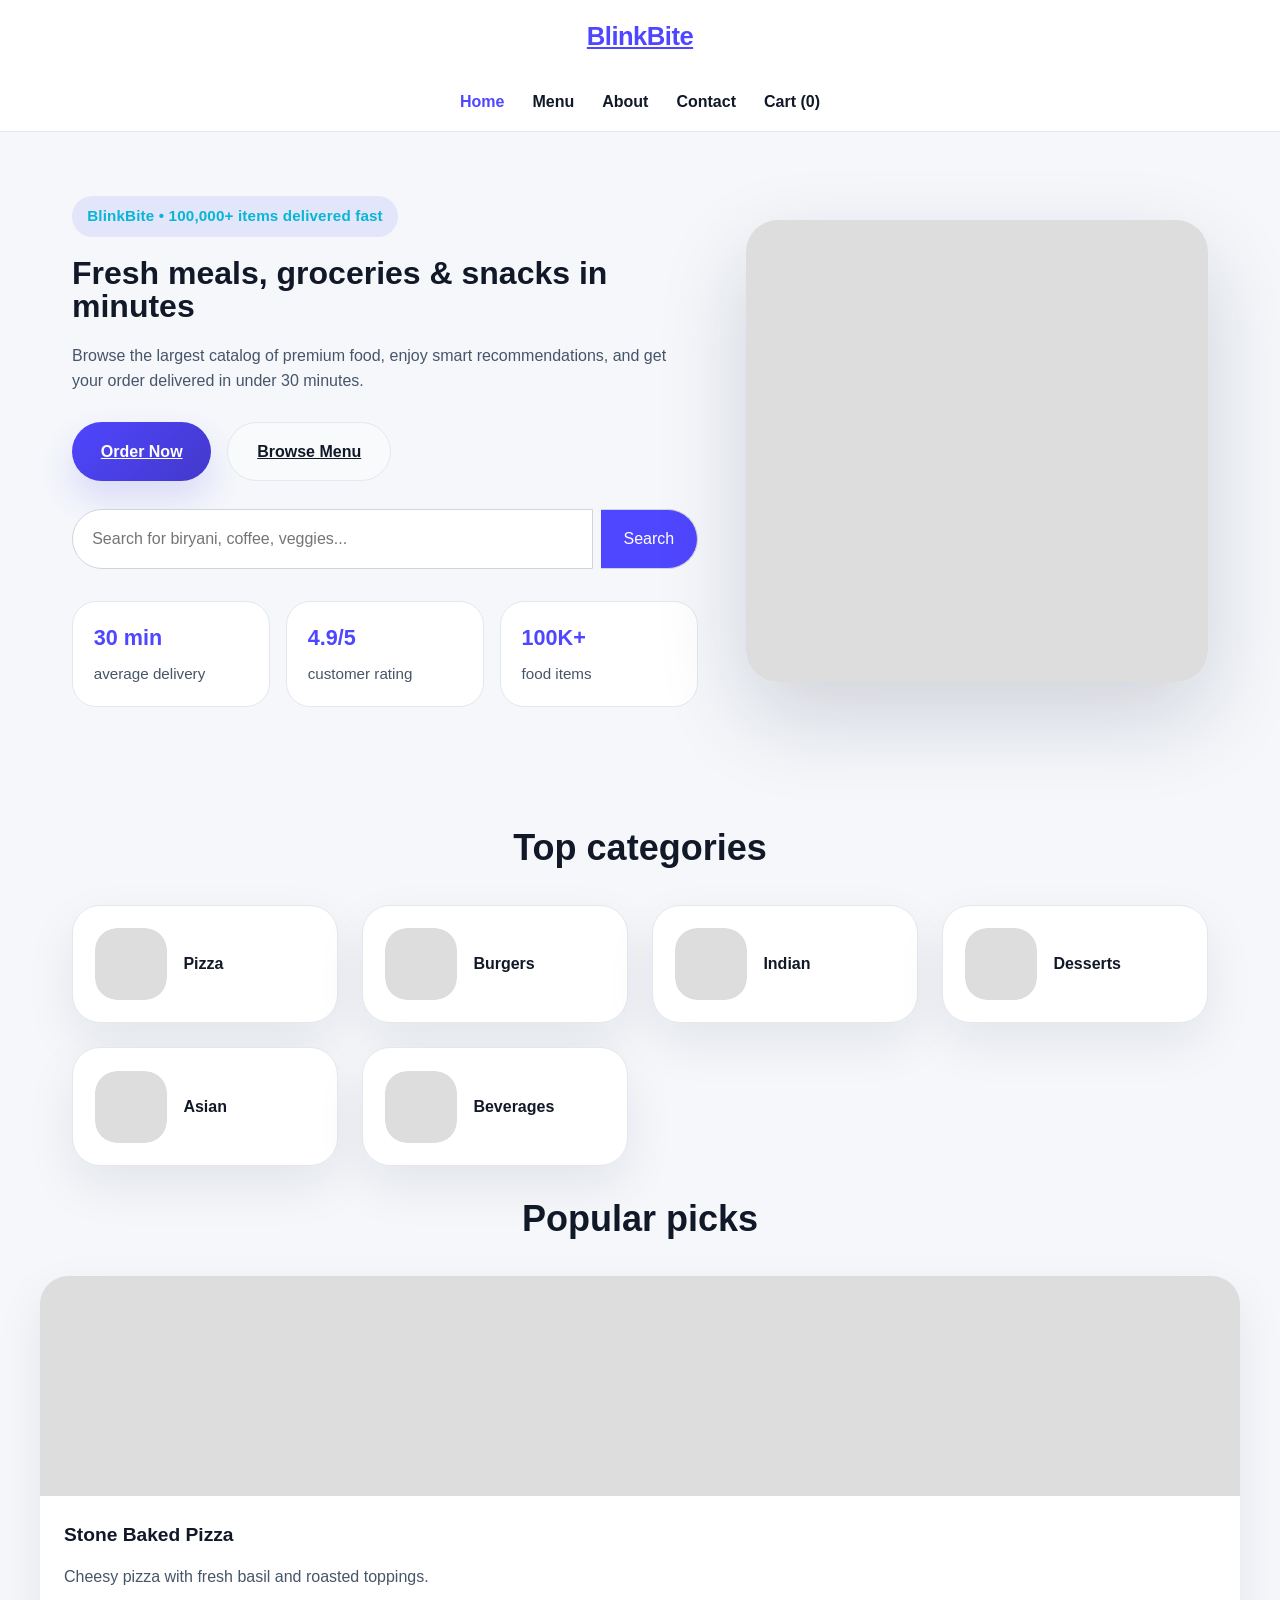
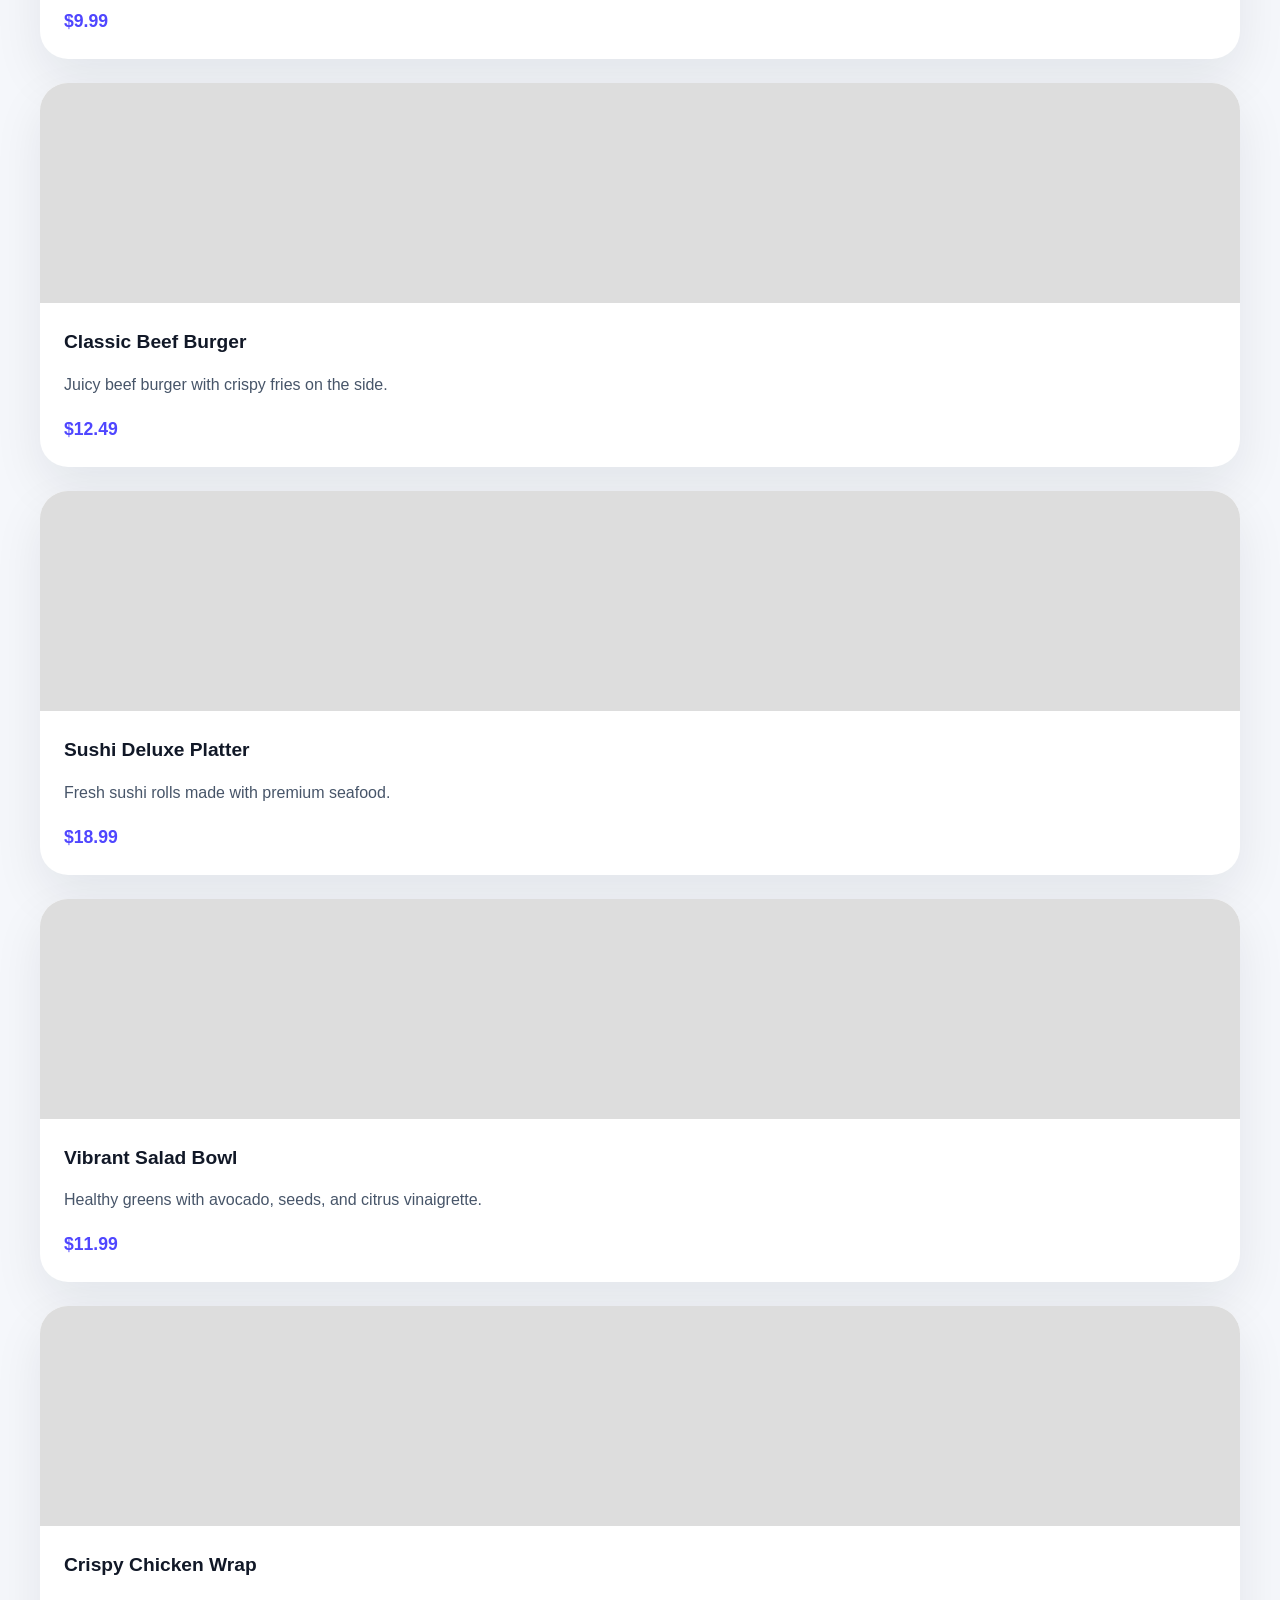
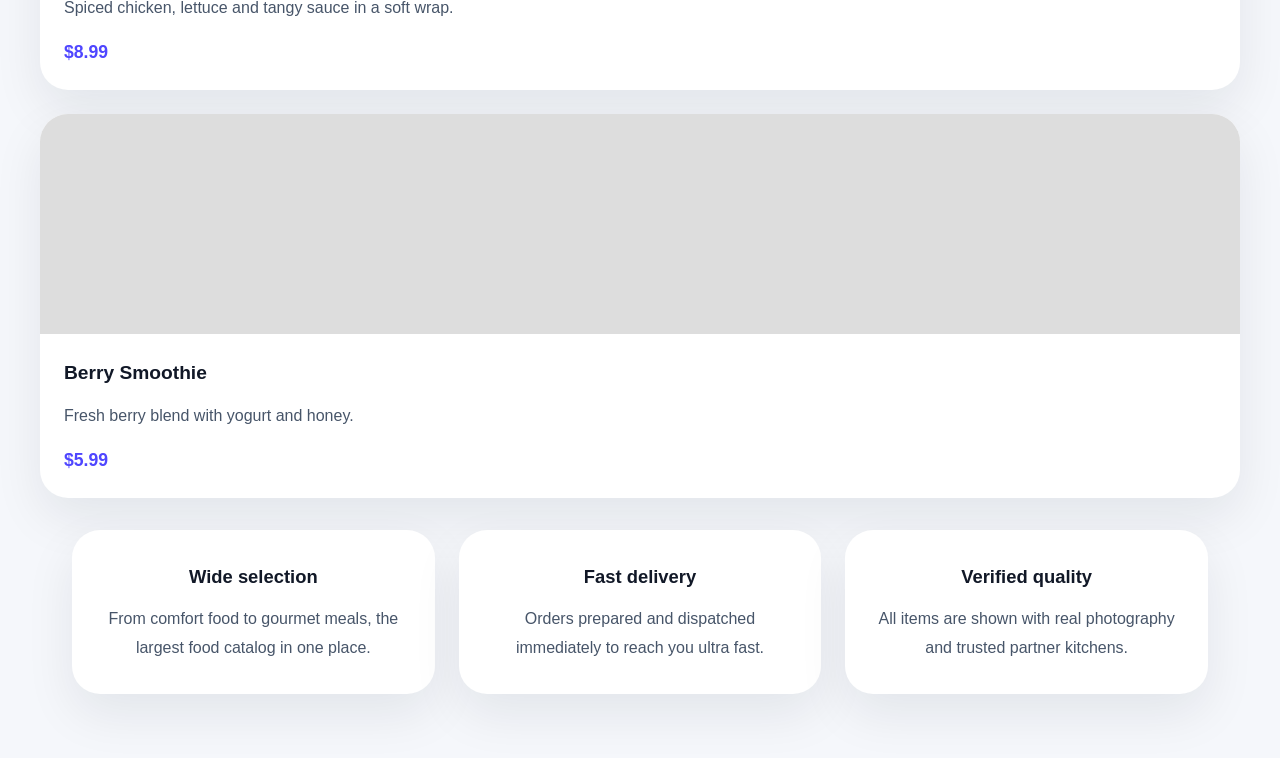
<file: index.html>
<!DOCTYPE html>
<html lang="en">
<head>
    <meta charset="UTF-8">
    <meta name="viewport" content="width=device-width, initial-scale=1.0">
    <title>BlinkBite - Rapid Food & Grocery Delivery</title>
    <link rel="stylesheet" href="styles.css">
</head>
<body>
    <header id="header"></header>
    <main>
        <section class="hero home-hero">
            <div class="hero-copy">
                <span class="eyebrow">BlinkBite • 100,000+ items delivered fast</span>
                <h1>Fresh meals, groceries & snacks in minutes</h1>
                <p>Browse the largest catalog of premium food, enjoy smart recommendations, and get your order delivered in under 30 minutes.</p>
                <div class="hero-actions">
                    <a href="menu.html" class="cta-button">Order Now</a>
                    <a href="menu.html#menu-list" class="secondary-button">Browse Menu</a>
                </div>
                <div class="search-bar">
                    <input id="hero-search" type="search" placeholder="Search for biryani, coffee, veggies..." aria-label="Search for food">
                    <button id="hero-search-btn" type="button">Search</button>
                </div>
                <div class="hero-stats">
                    <div>
                        <strong>30 min</strong>
                        <span>average delivery</span>
                    </div>
                    <div>
                        <strong>4.9/5</strong>
                        <span>customer rating</span>
                    </div>
                    <div>
                        <strong>100K+</strong>
                        <span>food items</span>
                    </div>
                </div>
            </div>
            <div class="hero-image">
                <img src="https://images.unsplash.com/photo-1517248135467-4c7edcad34c4?auto=format&fit=crop&w=950&q=80" alt="Fresh food delivery" loading="lazy" onerror="this.src='[data-uri]'">
            </div>
        </section>
        <section class="top-categories">
            <h2>Top categories</h2>
            <div id="category-grid" class="category-grid"></div>
        </section>
        <section class="featured-products">
            <h2>Popular picks</h2>
            <div id="featured-grid" class="product-grid"></div>
        </section>
        <section class="highlights">
            <div class="highlight-card">
                <h3>Wide selection</h3>
                <p>From comfort food to gourmet meals, the largest food catalog in one place.</p>
            </div>
            <div class="highlight-card">
                <h3>Fast delivery</h3>
                <p>Orders prepared and dispatched immediately to reach you ultra fast.</p>
            </div>
            <div class="highlight-card">
                <h3>Verified quality</h3>
                <p>All items are shown with real photography and trusted partner kitchens.</p>
            </div>
        </section>
    </main>
    <script src="script.js"></script>
</body>
</html>
</file>
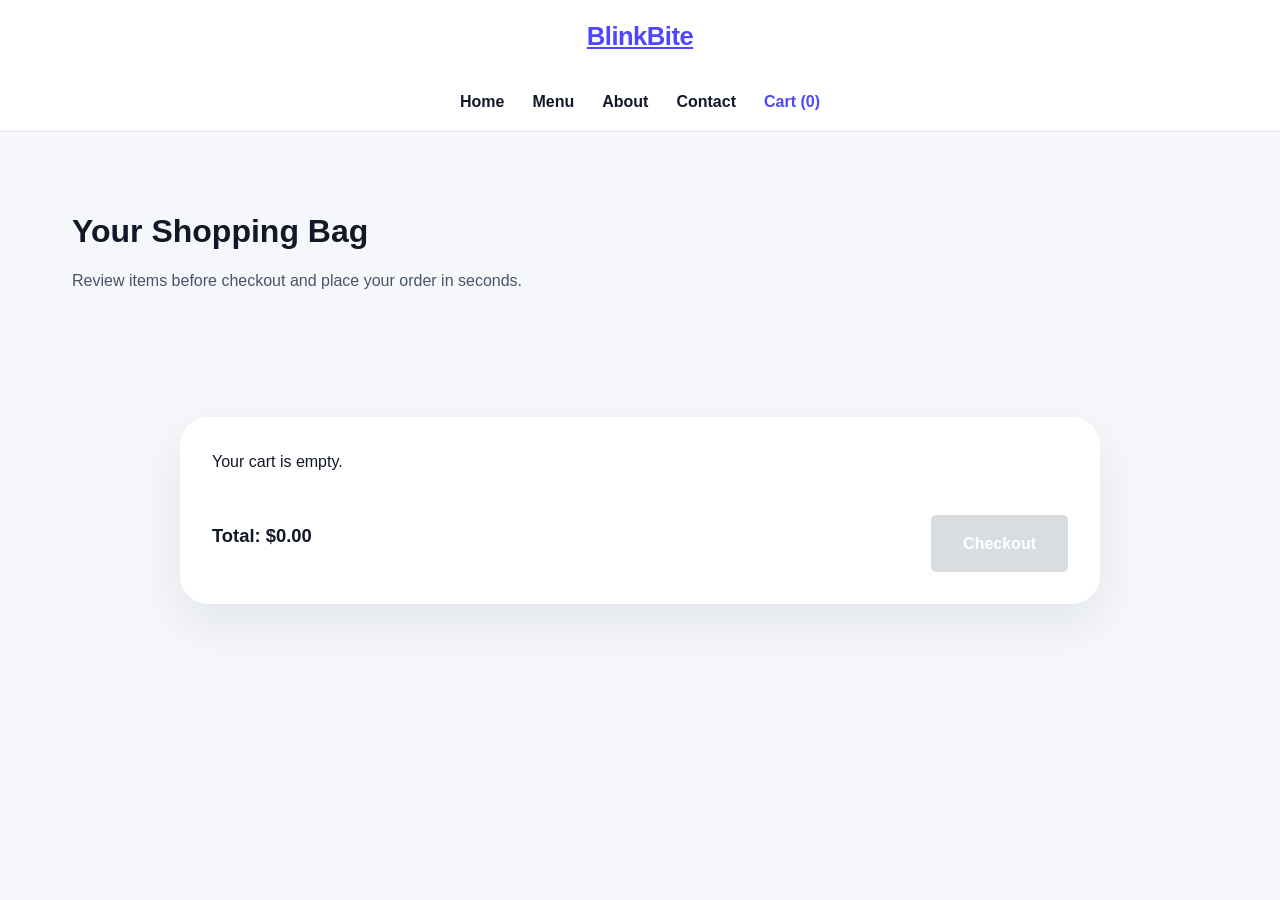
<file: cart.html>
<!DOCTYPE html>
<html lang="en">
<head>
    <meta charset="UTF-8">
    <meta name="viewport" content="width=device-width, initial-scale=1.0">
    <title>BlinkBite - Shopping Cart</title>
    <link rel="stylesheet" href="styles.css">
</head>
<body>
    <header></header>
    <main>
        <section class="hero cart-hero">
            <h1>Your Shopping Bag</h1>
            <p>Review items before checkout and place your order in seconds.</p>
        </section>
        <section class="cart-section">
            <div id="cart-items">
                <p>Your cart is empty.</p>
            </div>
            <div id="cart-total">
                <p>Total: $<span id="total-price">0.00</span></p>
                <button id="checkout-btn" disabled>Checkout</button>
            </div>
        </section>
    </main>
    <script src="script.js"></script>
</body>
</html>
</file>
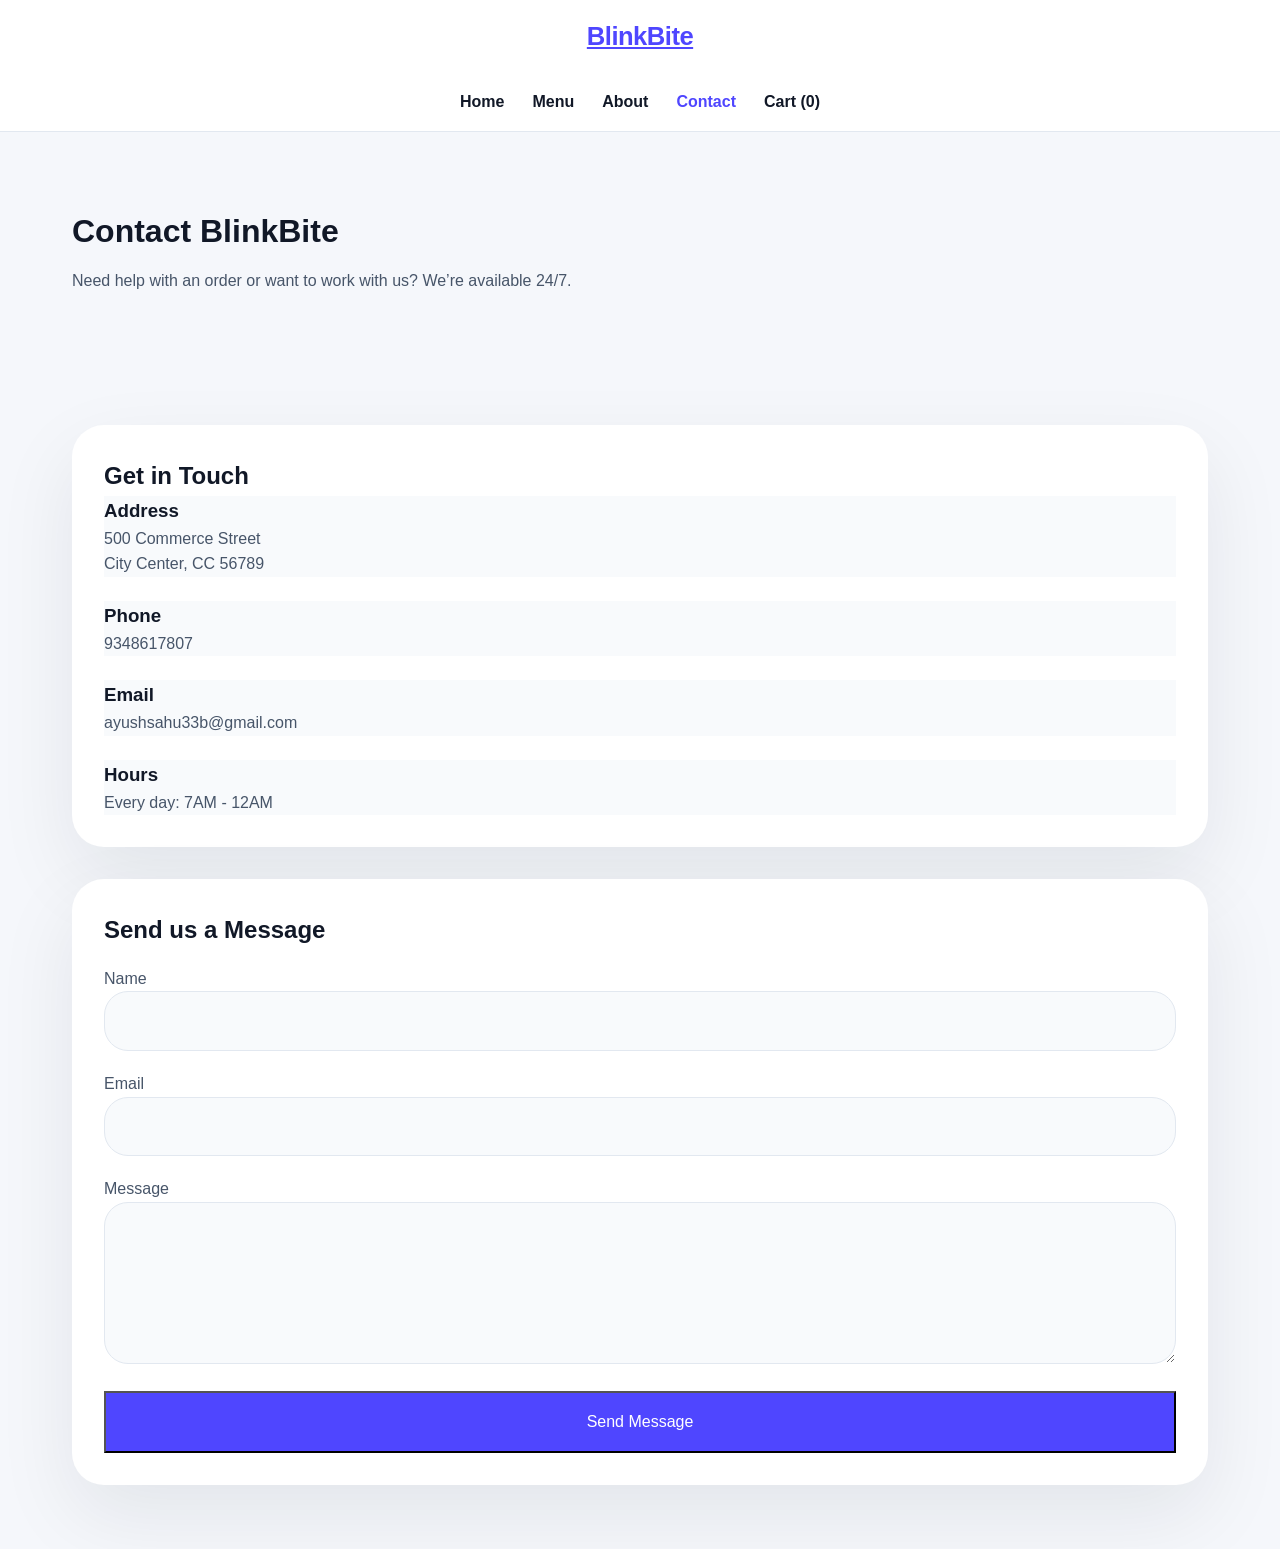
<file: contact.html>
<!DOCTYPE html>
<html lang="en">
<head>
    <meta charset="UTF-8">
    <meta name="viewport" content="width=device-width, initial-scale=1.0">
    <title>BlinkBite - Contact Us</title>
    <link rel="stylesheet" href="styles.css">
</head>
<body>
    <header></header>
    <main>
        <section class="hero contact-hero">
            <h1>Contact BlinkBite</h1>
            <p>Need help with an order or want to work with us? We’re available 24/7.</p>
        </section>
        <section class="contact-content">
            <div class="contact-info">
                <h2>Get in Touch</h2>
                <div class="contact-details">
                    <div class="contact-item">
                        <h3>Address</h3>
                        <p>500 Commerce Street<br>City Center, CC 56789</p>
                    </div>
                    <div class="contact-item">
                        <h3>Phone</h3>
                        <p>9348617807</p>
                    </div>
                    <div class="contact-item">
                        <h3>Email</h3>
                        <p>ayushsahu33b@gmail.com</p>
                    </div>
                    <div class="contact-item">
                        <h3>Hours</h3>
                        <p>Every day: 7AM - 12AM</p>
                    </div>
                </div>
            </div>
            <div class="contact-form">
                <h2>Send us a Message</h2>
                <form id="contact-form">
                    <div class="form-group">
                        <label for="name">Name</label>
                        <input type="text" id="name" name="name" required>
                    </div>
                    <div class="form-group">
                        <label for="email">Email</label>
                        <input type="email" id="email" name="email" required>
                    </div>
                    <div class="form-group">
                        <label for="message">Message</label>
                        <textarea id="message" name="message" rows="5" required></textarea>
                    </div>
                    <button type="submit" class="submit-btn">Send Message</button>
                </form>
            </div>
        </section>
    </main>
    <script src="script.js"></script>
</body>
</html>
</file>
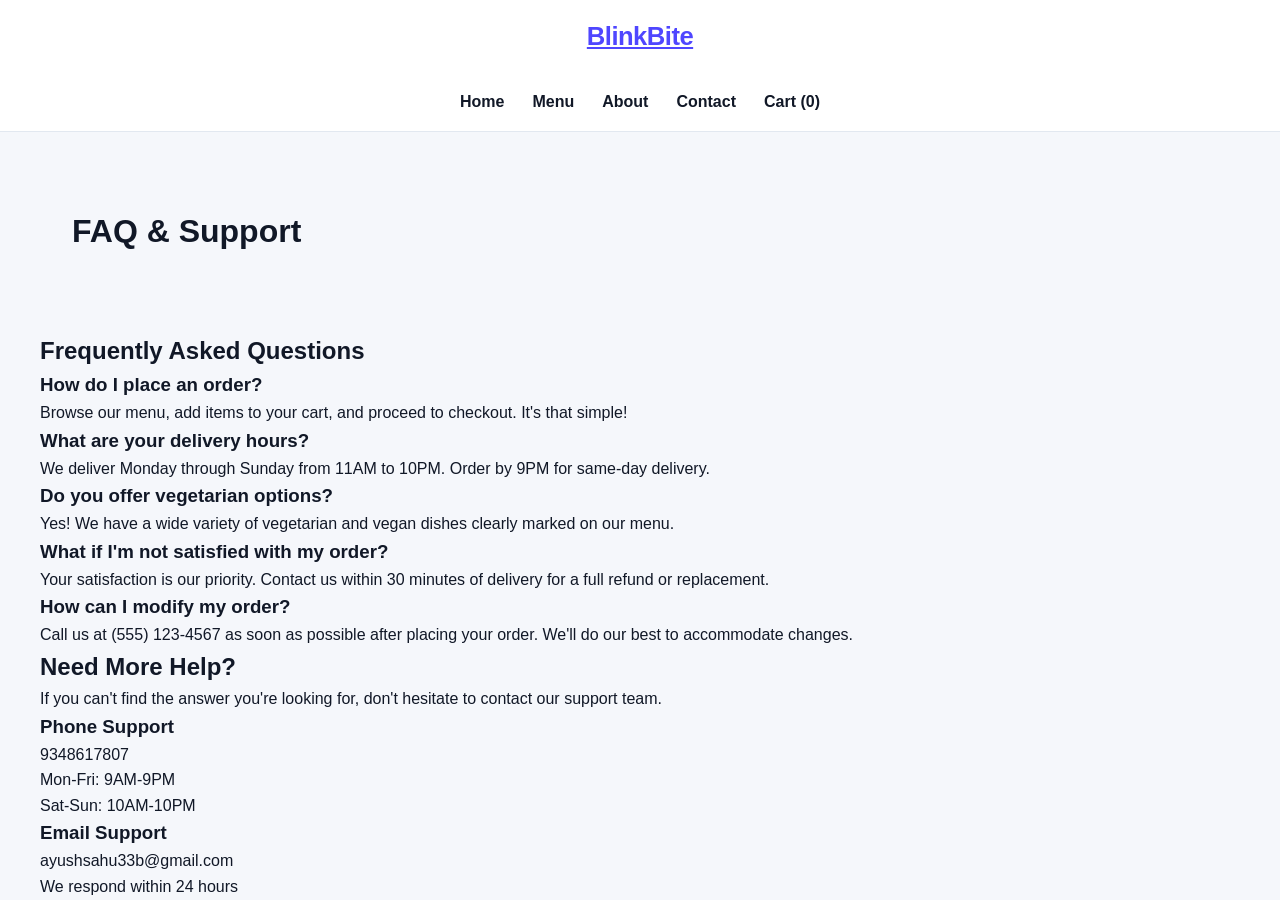
<file: help.html>
<!DOCTYPE html>
<html lang="en">
<head>
    <meta charset="UTF-8">
    <meta name="viewport" content="width=device-width, initial-scale=1.0">
    <title>Foodie Haven - FAQ & Support</title>
    <link rel="stylesheet" href="styles.css">
</head>
<body>
    <header></header>
    <main>
        <section class="hero">
            <h1>FAQ & Support</h1>
        </section>
        <section class="faq-content">
            <h2>Frequently Asked Questions</h2>
            <div class="faq-item">
                <h3>How do I place an order?</h3>
                <p>Browse our menu, add items to your cart, and proceed to checkout. It's that simple!</p>
            </div>
            <div class="faq-item">
                <h3>What are your delivery hours?</h3>
                <p>We deliver Monday through Sunday from 11AM to 10PM. Order by 9PM for same-day delivery.</p>
            </div>
            <div class="faq-item">
                <h3>Do you offer vegetarian options?</h3>
                <p>Yes! We have a wide variety of vegetarian and vegan dishes clearly marked on our menu.</p>
            </div>
            <div class="faq-item">
                <h3>What if I'm not satisfied with my order?</h3>
                <p>Your satisfaction is our priority. Contact us within 30 minutes of delivery for a full refund or replacement.</p>
            </div>
            <div class="faq-item">
                <h3>How can I modify my order?</h3>
                <p>Call us at (555) 123-4567 as soon as possible after placing your order. We'll do our best to accommodate changes.</p>
            </div>
        </section>
        <section class="support-content">
            <h2>Need More Help?</h2>
            <p>If you can't find the answer you're looking for, don't hesitate to contact our support team.</p>
            <div class="support-options">
                <div class="support-item">
                    <h3>Phone Support</h3>
                    <p>9348617807</p>
                    <p>Mon-Fri: 9AM-9PM<br>Sat-Sun: 10AM-10PM</p>
                </div>
                <div class="support-item">
                    <h3>Email Support</h3>
                    <p>ayushsahu33b@gmail.com</p>
                    <p>We respond within 24 hours</p>
                </div>
            </div>
        </section>
    </main>
    <script src="script.js"></script>
</body>
</html>
</file>
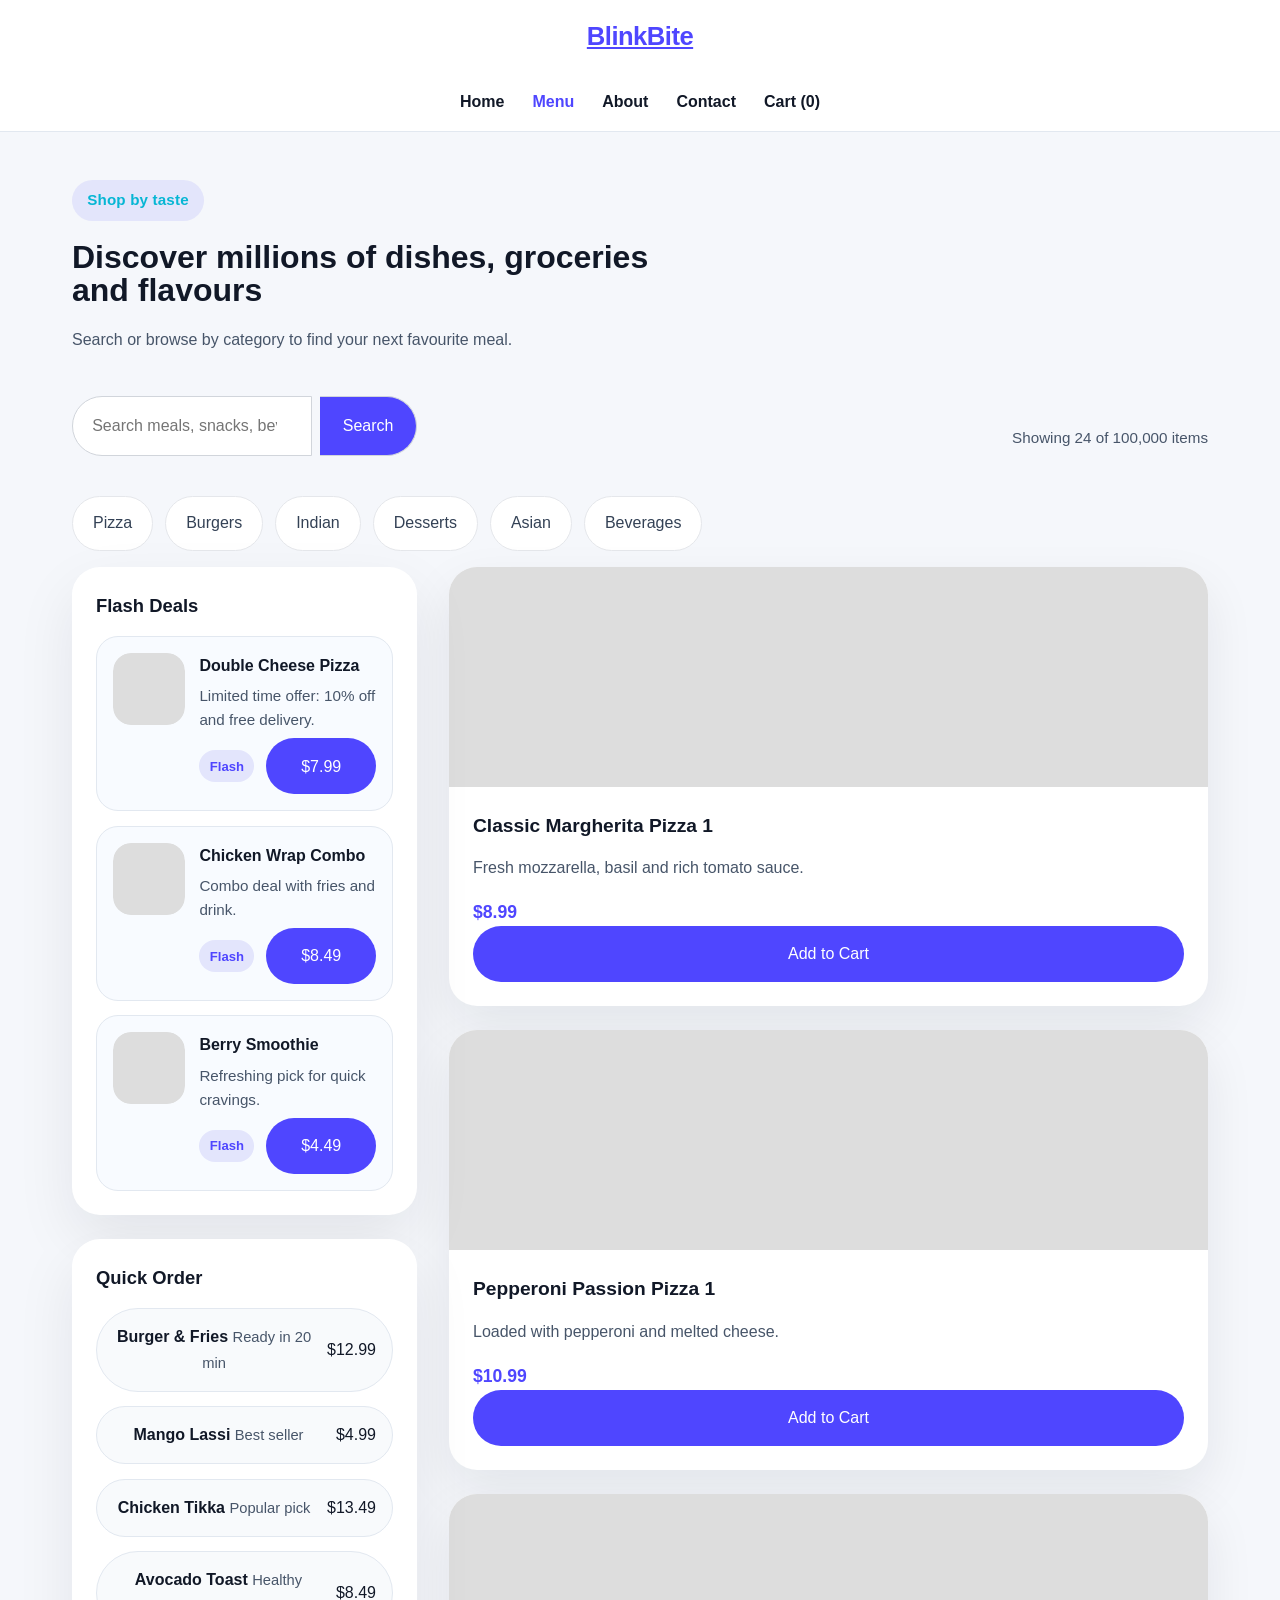
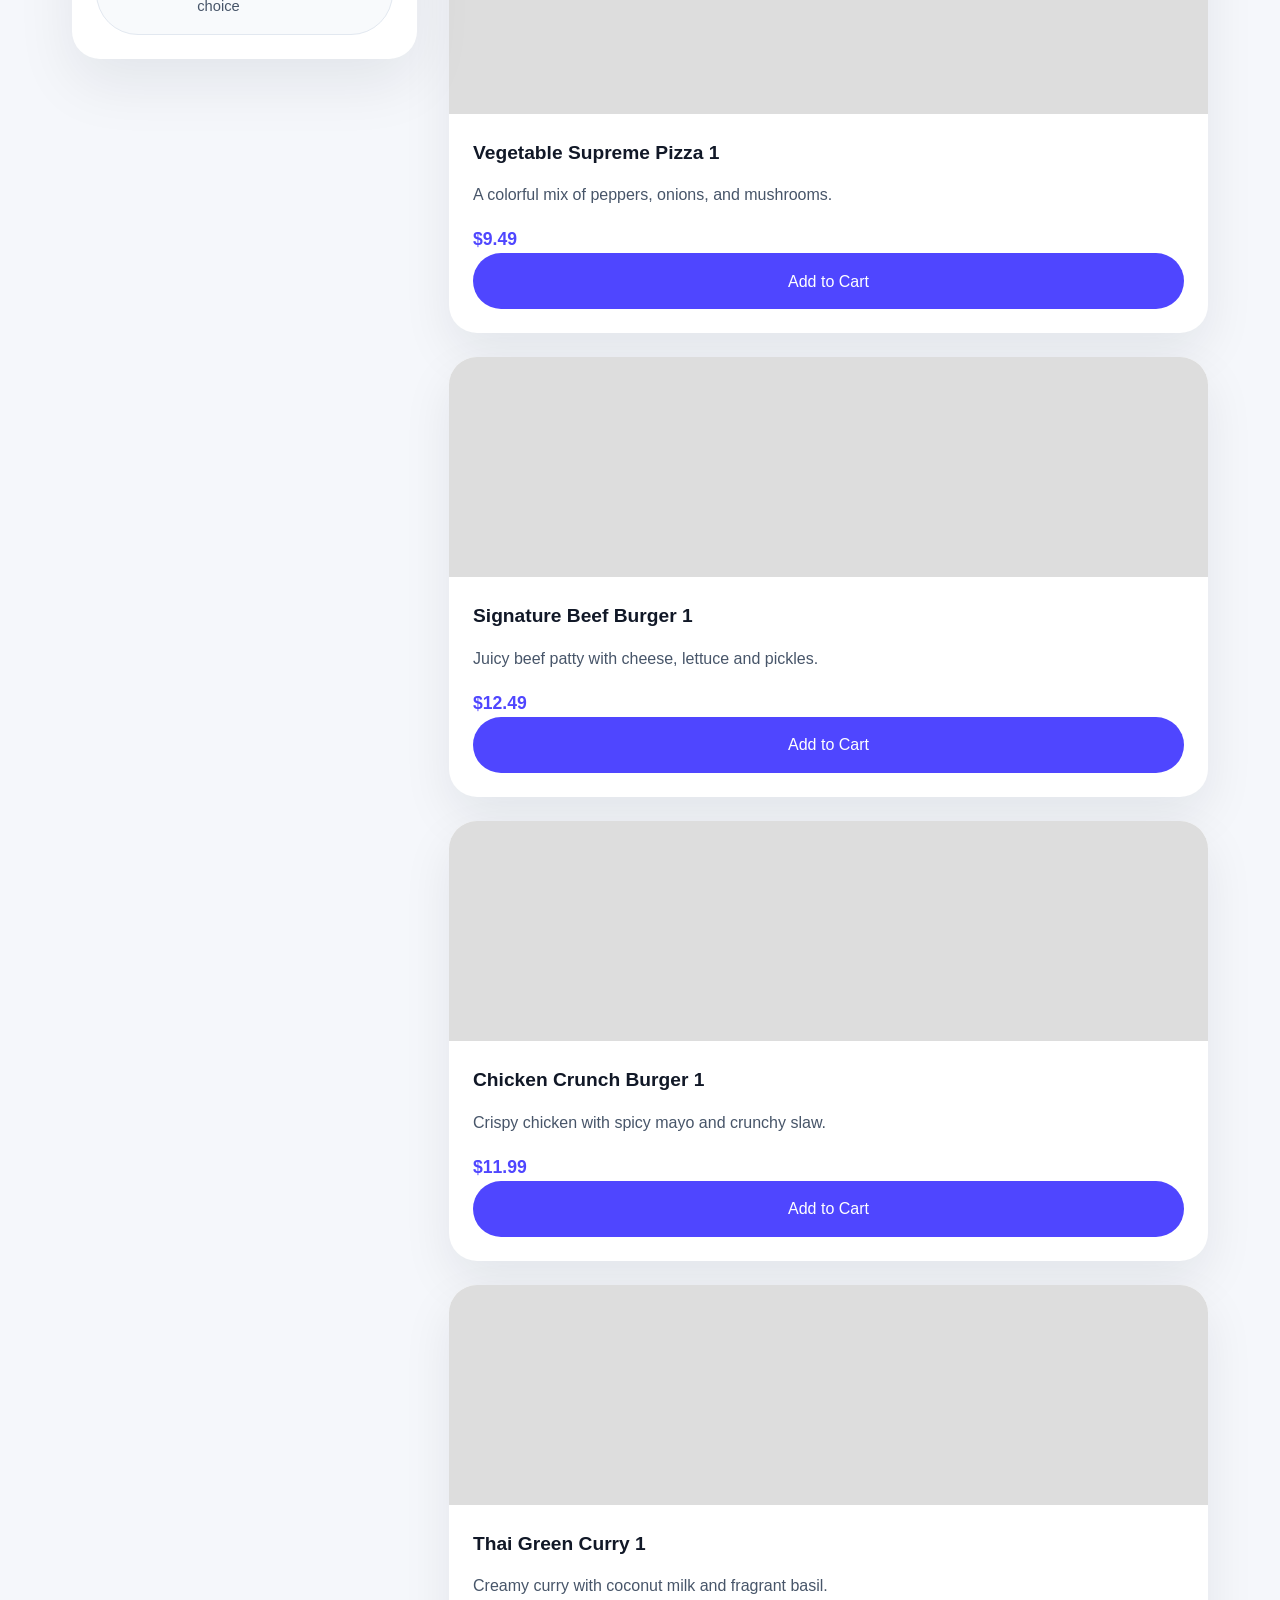
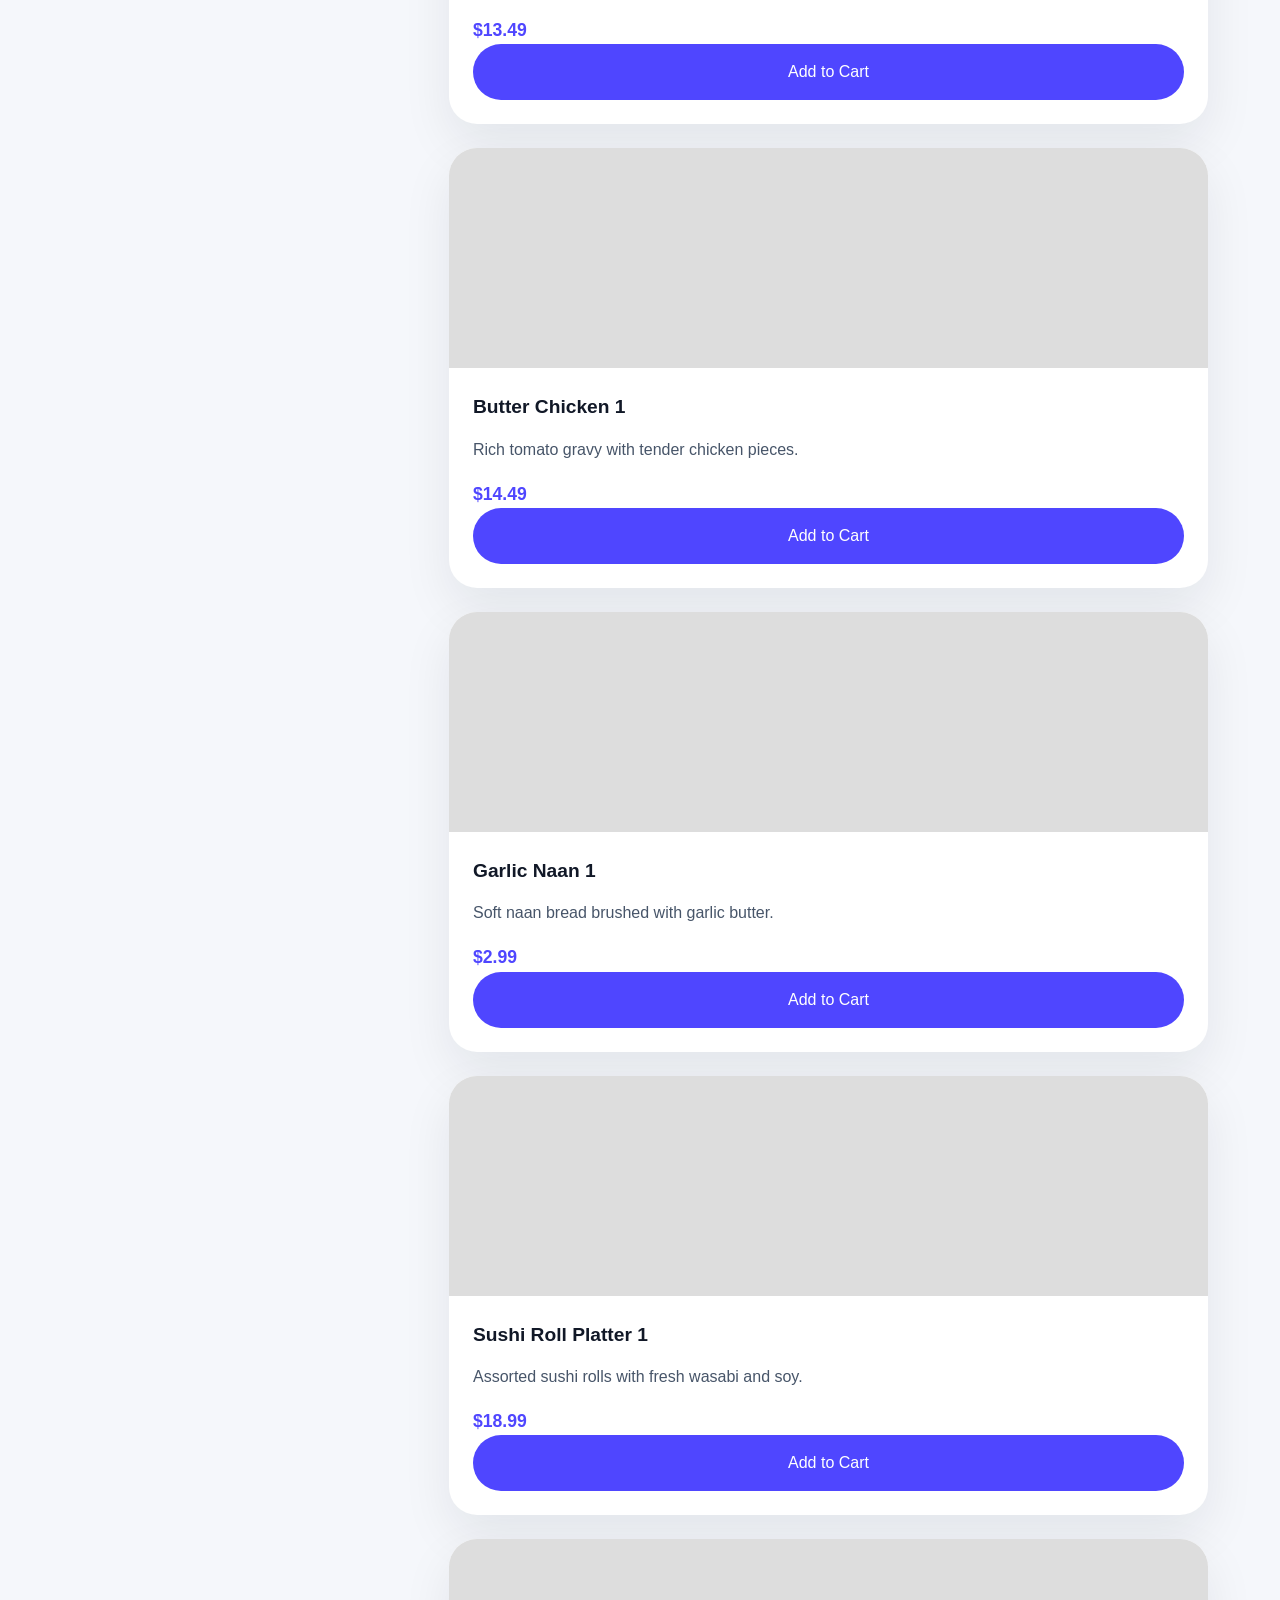
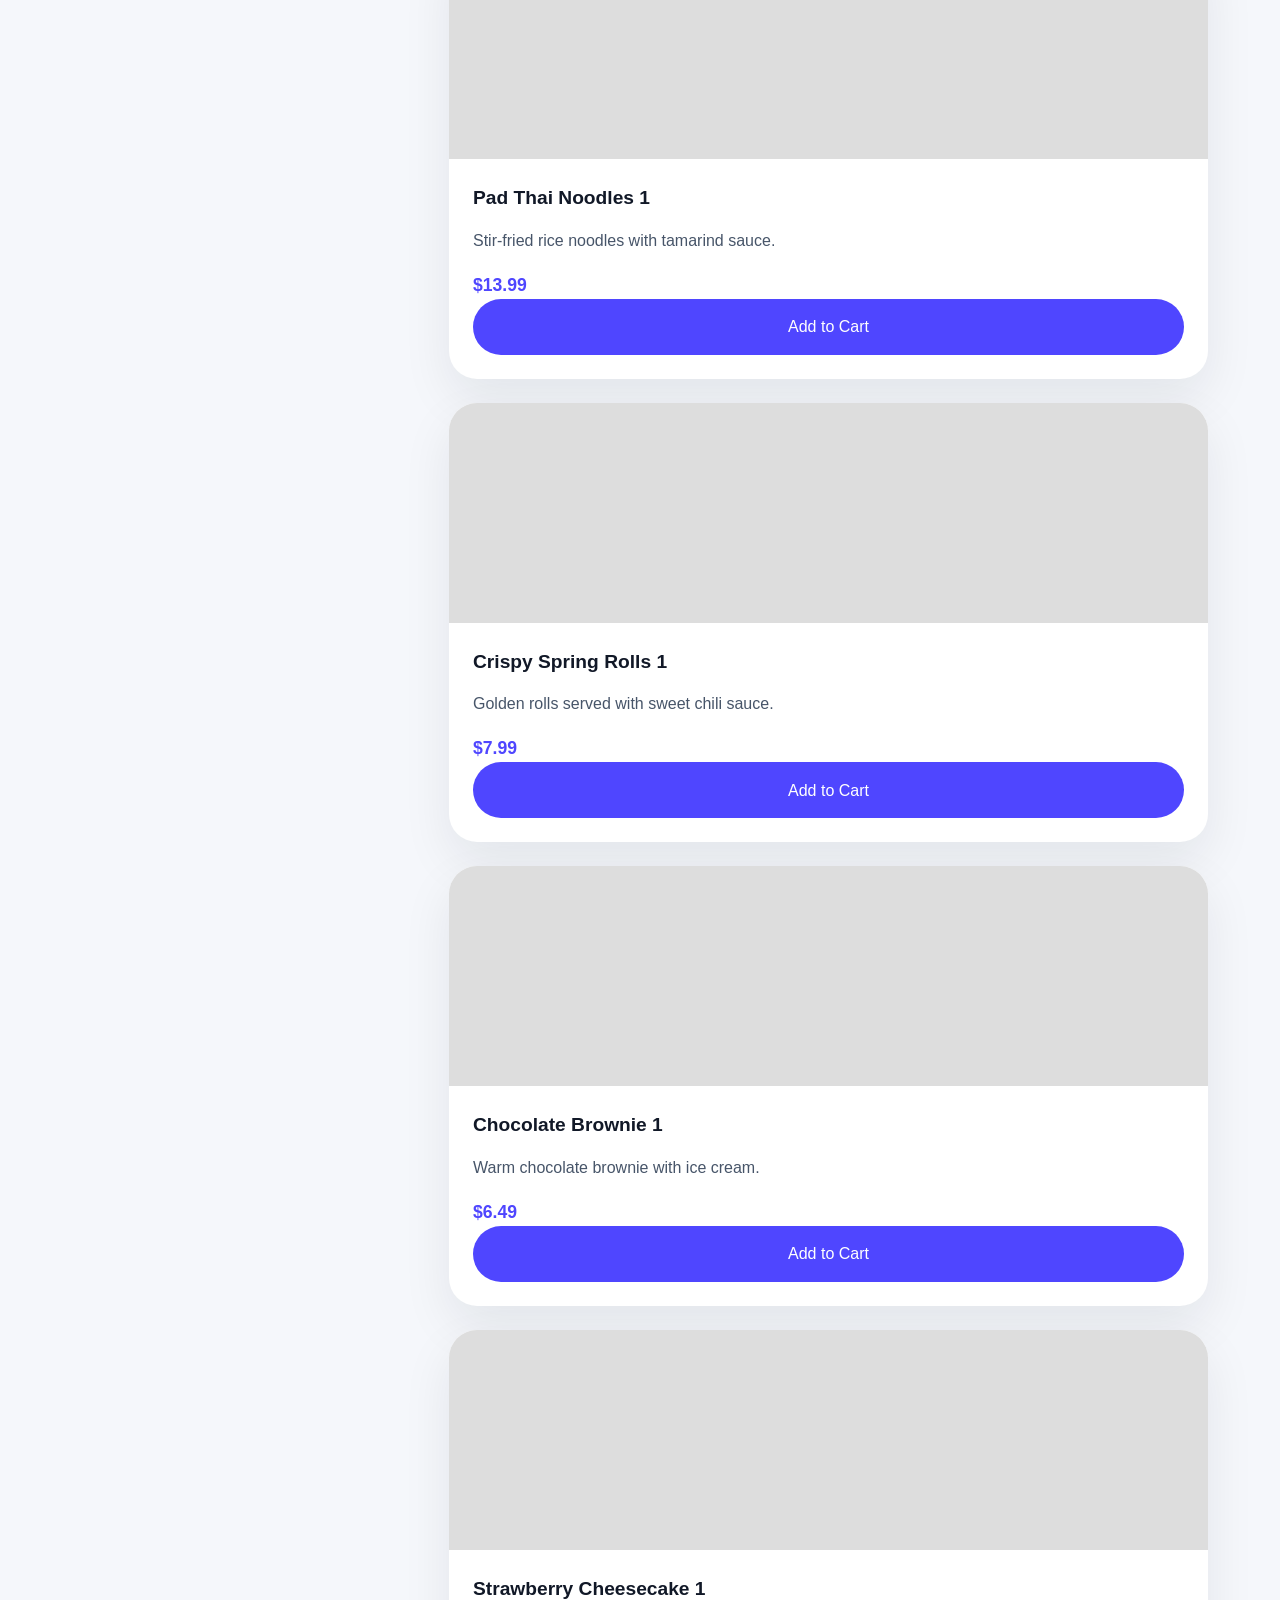
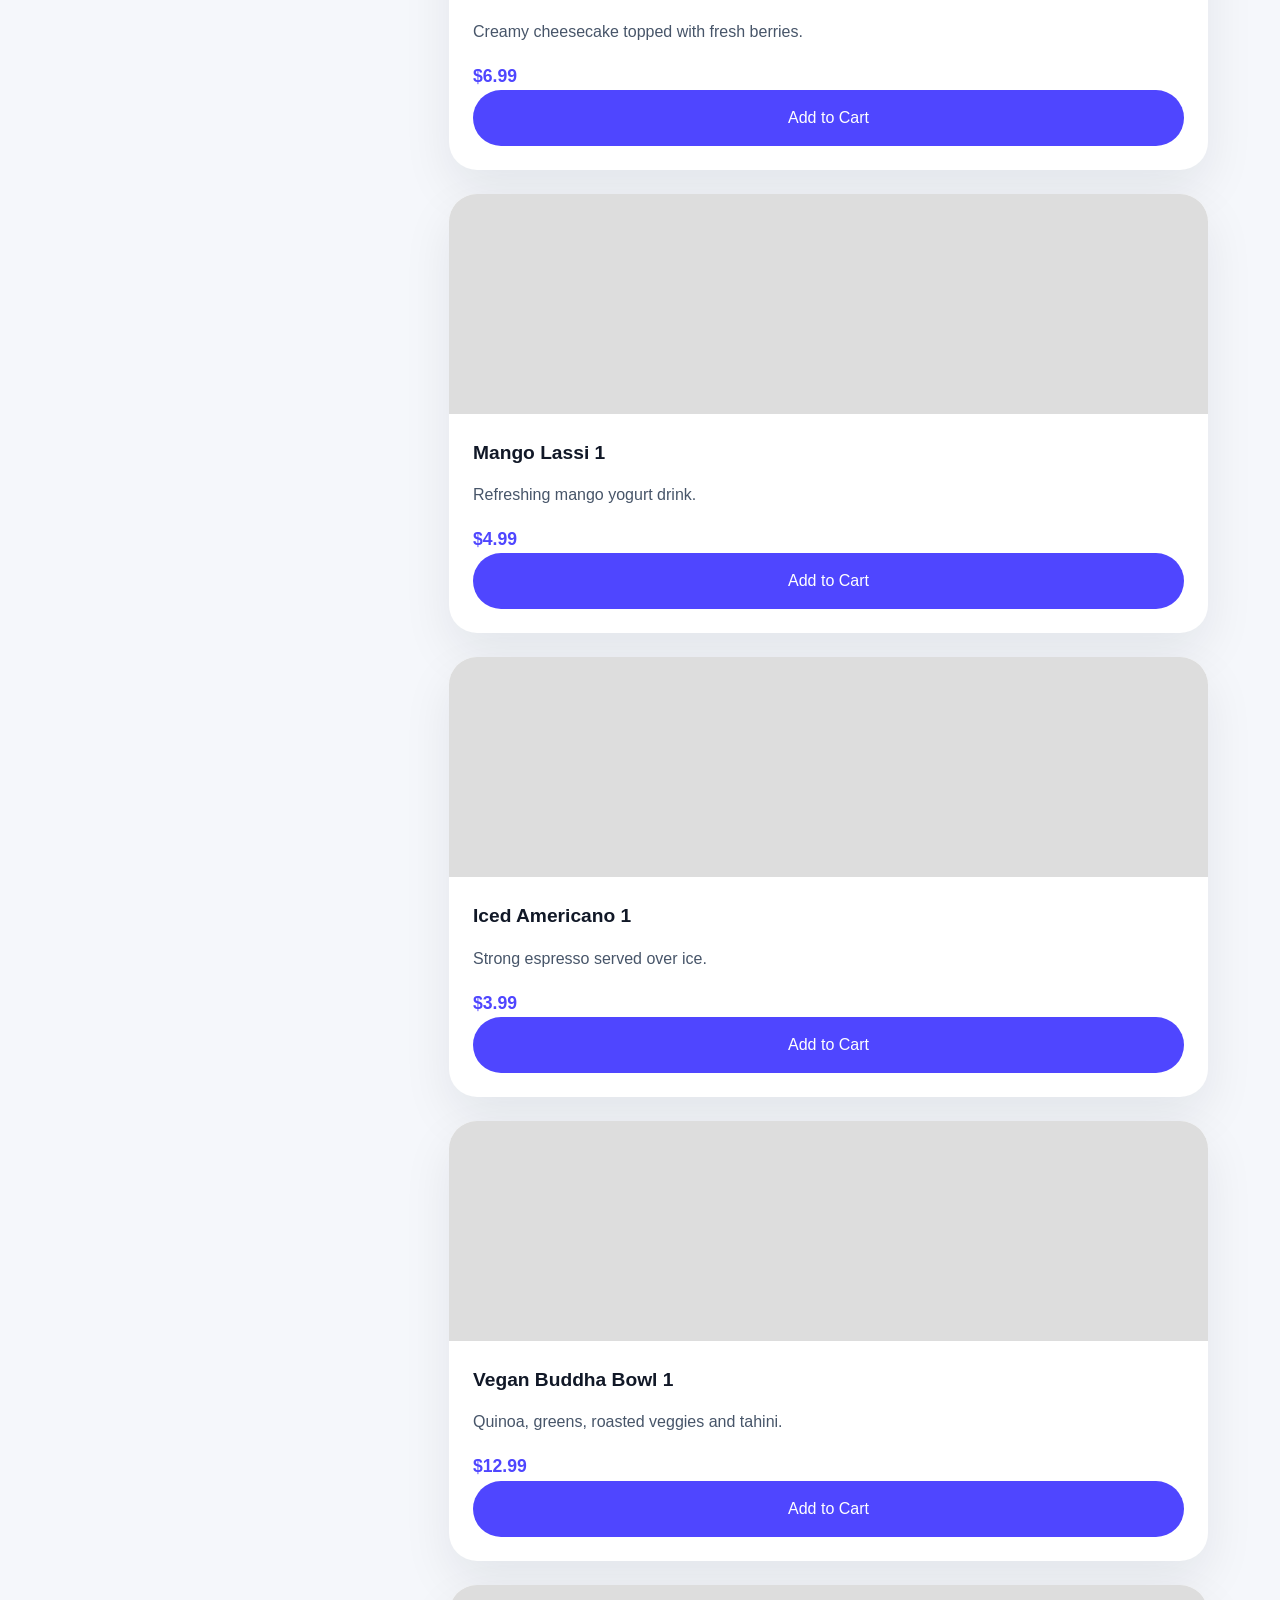
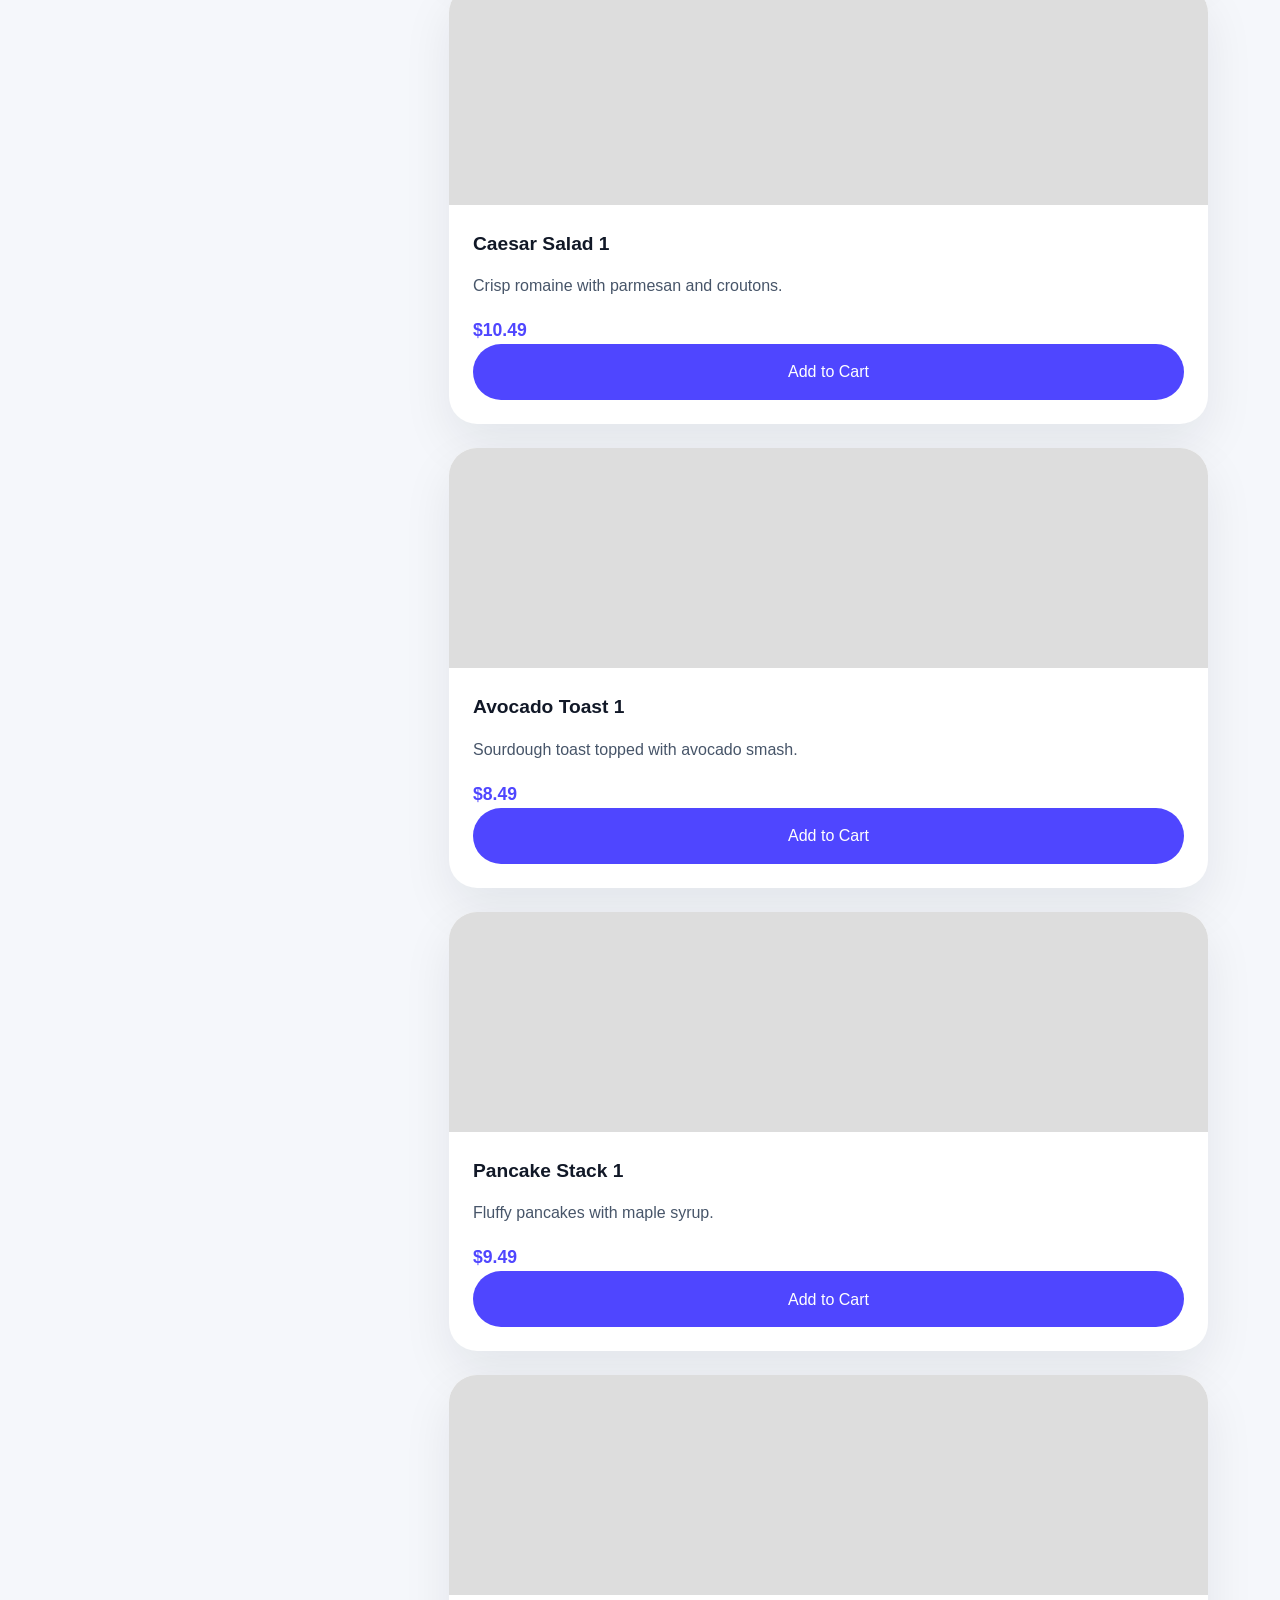
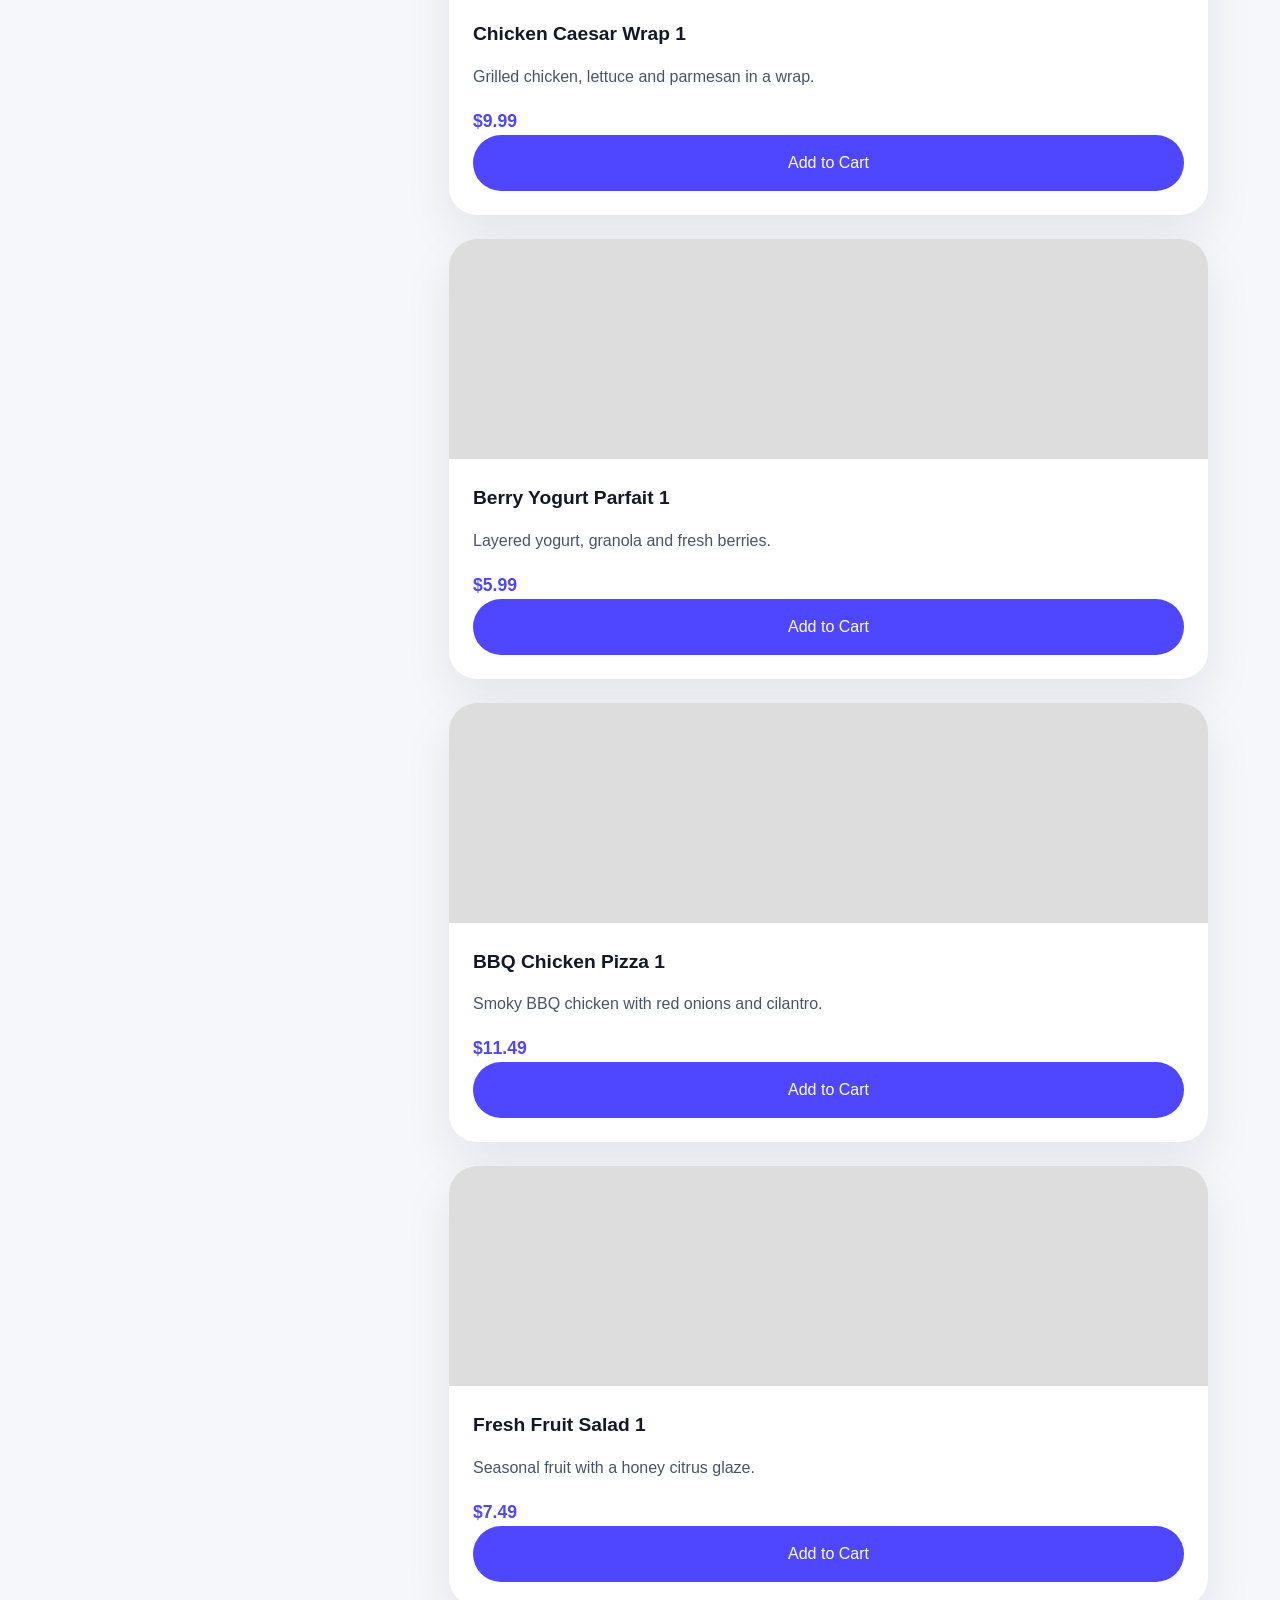
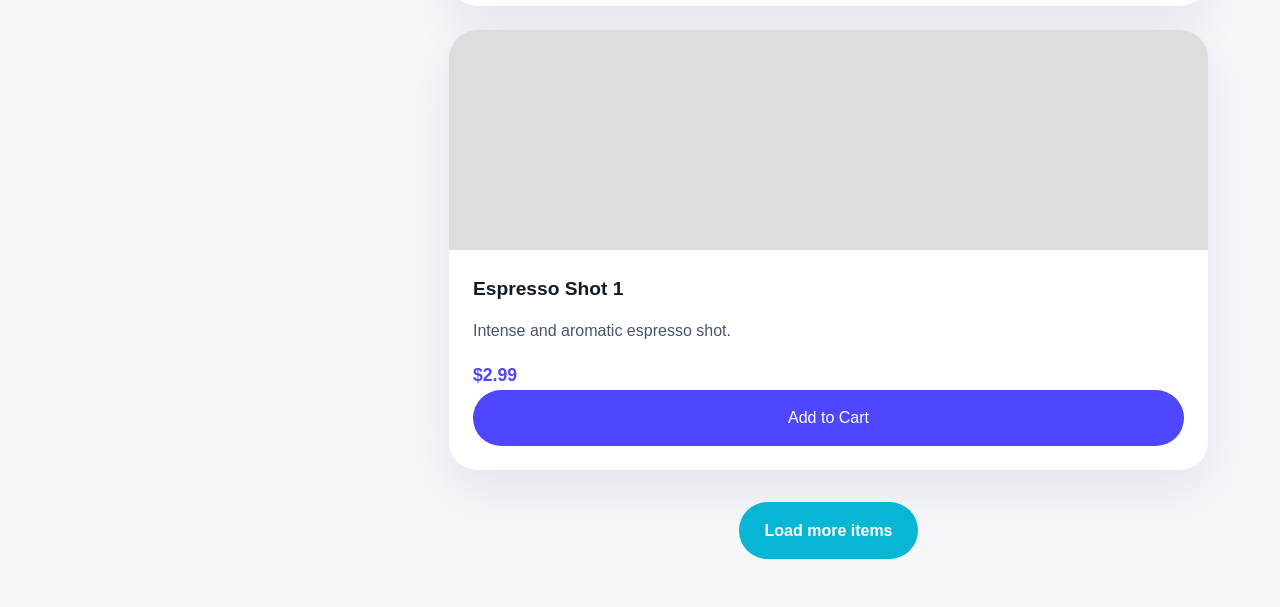
<file: menu.html>
<!DOCTYPE html>
<html lang="en">
<head>
    <meta charset="UTF-8">
    <meta name="viewport" content="width=device-width, initial-scale=1.0">
    <title>BlinkBite - Menu</title>
    <link rel="stylesheet" href="styles.css">
</head>
<body>
    <header></header>
    <main>
        <section class="hero menu-hero">
            <div class="hero-copy">
                <span class="eyebrow">Shop by taste</span>
                <h1>Discover millions of dishes, groceries and flavours</h1>
                <p>Search or browse by category to find your next favourite meal.</p>
            </div>
        </section>
        <section class="menu-filters">
            <div class="filter-row">
                <div class="search-bar compact">
                    <input id="menu-search" type="search" placeholder="Search meals, snacks, beverages..." aria-label="Search menu">
                    <button id="menu-search-btn" type="button">Search</button>
                </div>
                <div class="filter-summary">
                    <span id="results-count">Showing 0 items</span>
                </div>
            </div>
            <div id="menu-category-list" class="category-chips"></div>
        </section>
        <section class="menu-layout">
            <aside class="sidebar">
                <div class="sidebar-card flash-deals-card">
                    <h2>Flash Deals</h2>
                    <div id="flash-deals-list" class="flash-deals-list"></div>
                </div>
                <div class="sidebar-card quick-order-card">
                    <h2>Quick Order</h2>
                    <div id="quick-order-list" class="quick-order-list"></div>
                </div>
            </aside>
            <section class="menu-section" id="menu-list">
                <div id="menu-grid" class="menu-grid"></div>
                <div class="load-more-wrap">
                    <button id="load-more-btn" class="load-more-btn">Load more items</button>
                </div>
            </section>
        </section>
    </main>
    <script src="script.js"></script>
</body>
</html>
</file>
<file: styles.css>
:root {
    --primary: #4f46ff;
    --secondary: #06b6d4;
    --text: #111827;
    --muted: #475569;
    --surface: #ffffff;
    --background: #eef2ff;
}

* {
    margin: 0;
    padding: 0;
    box-sizing: border-box;
}

html {
    scroll-behavior: smooth;
}

body {
    font-family: 'Inter', 'Segoe UI', sans-serif;
    line-height: 1.6;
    color: var(--text);
    background-color: #f5f7fb;
}

img {
    display: block;
    width: 100%;
    height: auto;
}

button,
input,
textarea {
    font: inherit;
}

header {
    position: sticky;
    top: 0;
    z-index: 100;
    background: rgba(255, 255, 255, 0.95);
    border-bottom: 1px solid #e2e8f0;
    backdrop-filter: blur(10px);
}

nav {
    max-width: 1200px;
    margin: 0 auto;
    padding: 1rem 2rem;
    display: flex;
    justify-content: space-between;
    align-items: center;
    gap: 1rem;
}

.logo {
    font-size: 1.6rem;
    font-weight: 800;
    letter-spacing: -0.02em;
    color: var(--primary);
}

nav ul {
    display: flex;
    align-items: center;
    gap: 1.75rem;
    list-style: none;
    flex-wrap: wrap;
}

nav ul li a {
    text-decoration: none;
    color: var(--text);
    font-weight: 600;
    transition: color 0.25s ease;
}

nav ul li a:hover,
nav ul li a.active {
    color: var(--primary);
}

main {
    max-width: 1200px;
    margin: 0 auto;
}

.hero {
    padding: 4rem 2rem;
}

.home-hero {
    display: grid;
    grid-template-columns: 1.15fr 0.85fr;
    align-items: center;
    gap: 3rem;
}

.hero-copy {
    max-width: 640px;
}

.eyebrow {
    display: inline-flex;
    align-items: center;
    gap: 0.6rem;
    padding: 0.55rem 0.95rem;
    border-radius: 999px;
    background: rgba(99, 102, 241, 0.12);
    color: var(--secondary);
    font-size: 0.95rem;
    font-weight: 700;
    letter-spacing: 0.01em;
}

.hero h1 {
    font-size: clamp(2.8rem, 4vw, 4.2rem);
    line-height: 1.03;
    margin-top: 1.2rem;
    margin-bottom: 1.25rem;
}

.hero p {
    max-width: 700px;
    font-size: 1rem;
    color: var(--muted);
    margin-bottom: 1.75rem;
}

.hero-actions {
    display: flex;
    flex-wrap: wrap;
    gap: 1rem;
    margin-bottom: 1.75rem;
}

.cta-button,
.secondary-button,
.load-more-btn,
#checkout-btn {
    display: inline-flex;
    align-items: center;
    justify-content: center;
    border: none;
    border-radius: 999px;
    cursor: pointer;
    font-weight: 700;
    transition: transform 0.2s ease, background-color 0.2s ease, box-shadow 0.2s ease;
}

.cta-button {
    padding: 1rem 1.8rem;
    color: #fff;
    background: linear-gradient(135deg, var(--primary), #4338ca);
    box-shadow: 0 18px 35px rgba(79, 70, 229, 0.16);
}

.secondary-button {
    padding: 1rem 1.8rem;
    color: var(--text);
    background: #f8fafc;
    border: 1px solid #e2e8f0;
}

.cta-button:hover,
.secondary-button:hover,
.load-more-btn:hover,
#checkout-btn:hover {
    transform: translateY(-2px);
}

.search-bar {
    display: flex;
    align-items: center;
    gap: 0.5rem;
    margin-bottom: 1.5rem;
}

.search-bar input {
    flex: 1;
    min-width: 0;
    border-radius: 999px 0 0 999px;
    border: 1px solid #d1d5db;
    padding: 1rem 1.2rem;
    background: #fff;
    color: var(--text);
    outline: none;
}

.search-bar button {
    padding: 1rem 1.4rem;
    border-radius: 0 999px 999px 0;
    border: 1px solid #d1d5db;
    border-left: none;
    background: var(--primary);
    color: #fff;
}

.hero-stats {
    display: grid;
    grid-template-columns: repeat(3, minmax(0, 1fr));
    gap: 1rem;
    margin-top: 2rem;
}

.hero-stats div {
    padding: 1.2rem 1.3rem;
    background: var(--surface);
    border-radius: 24px;
    border: 1px solid #e2e8f0;
}

.hero-stats strong {
    display: block;
    font-size: 1.35rem;
    margin-bottom: 0.35rem;
    color: var(--primary);
}

.hero-stats span {
    color: var(--muted);
    font-size: 0.95rem;
}

.hero-image img {
    border-radius: 32px;
    box-shadow: 0 35px 90px rgba(15, 23, 42, 0.16);
}

.top-categories {
    padding: 3rem 2rem 1.5rem;
}

.top-categories h2,
.featured-products h2 {
    font-size: 2.25rem;
    text-align: center;
    margin-bottom: 1.75rem;
}

.category-grid,
.product-grid,
.menu-grid {
    display: grid;
    grid-template-columns: repeat(auto-fit, minmax(240px, 1fr));
    gap: 1.5rem;
}

.category-card,
.product-card,
.menu-item,
.highlight-card,
.contact-info,
.contact-form,
.cart-section {
    background: var(--surface);
    border-radius: 28px;
    box-shadow: 0 20px 50px rgba(15, 23, 42, 0.08);
}

.category-card {
    display: flex;
    align-items: center;
    gap: 1rem;
    padding: 1.4rem;
    border: 1px solid #e5e7eb;
    cursor: pointer;
    transition: transform 0.2s ease, box-shadow 0.2s ease;
}

.category-card:hover {
    transform: translateY(-3px);
}

.category-card img {
    width: 72px;
    height: 72px;
    border-radius: 22px;
    object-fit: cover;
}

.category-card h3 {
    font-size: 1rem;
    color: var(--text);
    font-weight: 700;
}

.product-card,
.menu-item {
    overflow: hidden;
}

.product-card img,
.menu-item img {
    height: 220px;
    object-fit: cover;
}

.product-card .card-content,
.menu-item .card-content {
    padding: 1.5rem;
}

.product-card h3,
.menu-item h3 {
    font-size: 1.2rem;
    margin-bottom: 0.8rem;
}

.product-card p,
.menu-item p {
    color: var(--muted);
    line-height: 1.75;
    margin-bottom: 1rem;
}

.price {
    display: inline-block;
    color: var(--primary);
    font-weight: 800;
    font-size: 1.1rem;
}

.add-to-cart {
    width: 100%;
    padding: 0.95rem 1rem;
    background: var(--primary);
    color: #fff;
    border: none;
    border-radius: 999px;
    cursor: pointer;
    transition: background-color 0.2s ease;
}

.add-to-cart:hover {
    background: #4338ca;
}

.highlights {
    display: grid;
    grid-template-columns: repeat(auto-fit, minmax(220px, 1fr));
    gap: 1.5rem;
    padding: 2rem 2rem 4rem;
}

.highlight-card {
    padding: 2rem;
    text-align: center;
}

.highlight-card h3 {
    margin-bottom: 0.85rem;
    font-size: 1.15rem;
}

.highlight-card p {
    color: var(--muted);
    line-height: 1.8;
}

.menu-hero {
    padding: 3rem 2rem 1rem;
}

.menu-filters {
    padding: 0 2rem 1rem;
}

.filter-row {
    display: flex;
    align-items: center;
    justify-content: space-between;
    flex-wrap: wrap;
    gap: 1rem;
    margin-bottom: 1rem;
}

.search-bar.compact {
    max-width: 720px;
}

.filter-summary {
    color: var(--muted);
    font-size: 0.95rem;
}

.category-chips {
    display: flex;
    flex-wrap: wrap;
    gap: 0.75rem;
}

.category-chip {
    padding: 0.85rem 1.25rem;
    border-radius: 999px;
    border: 1px solid #e5e7eb;
    background: #fff;
    color: #334155;
    cursor: pointer;
    transition: background-color 0.2s ease, color 0.2s ease, transform 0.2s ease;
}

.category-chip:hover {
    transform: translateY(-2px);
}

.category-chip.active {
    background: var(--primary);
    color: #fff;
    border-color: var(--primary);
}

.menu-layout {
    display: grid;
    grid-template-columns: minmax(260px, 1fr) minmax(0, 2.2fr);
    gap: 2rem;
    align-items: flex-start;
    padding: 0 2rem;
}

.sidebar {
    display: grid;
    gap: 1.5rem;
    position: sticky;
    top: 100px;
    align-self: start;
}

.sidebar-card {
    background: var(--surface);
    border-radius: 28px;
    box-shadow: 0 24px 60px rgba(15, 23, 42, 0.08);
    padding: 1.5rem;
}

.sidebar-card h2 {
    margin-bottom: 1rem;
    font-size: 1.15rem;
    color: var(--text);
}

.flash-deals-list,
.quick-order-list {
    display: grid;
    gap: 0.9rem;
}

.flash-deal-card {
    display: grid;
    grid-template-columns: 72px 1fr;
    gap: 0.9rem;
    padding: 1rem;
    border-radius: 22px;
    background: #f8fbff;
    border: 1px solid #e2e8f0;
}

.flash-deal-card img {
    width: 72px;
    height: 72px;
    border-radius: 18px;
    object-fit: cover;
}

.flash-deal-meta {
    display: grid;
    gap: 0.35rem;
}

.flash-deal-meta h3 {
    font-size: 1rem;
    margin: 0;
}

.flash-deal-meta p {
    color: var(--muted);
    font-size: 0.95rem;
}

.flash-deal-bottom {
    display: flex;
    align-items: center;
    justify-content: space-between;
    gap: 0.75rem;
}

.deal-badge {
    display: inline-flex;
    padding: 0.35rem 0.65rem;
    border-radius: 999px;
    background: rgba(79, 70, 229, 0.12);
    color: var(--primary);
    font-size: 0.82rem;
    font-weight: 700;
}

.quick-order-chip {
    display: grid;
    grid-template-columns: 1fr auto;
    gap: 0.75rem;
    align-items: center;
    padding: 0.95rem 1rem;
    border-radius: 999px;
    background: #f8fafc;
    border: 1px solid #e2e8f0;
    color: var(--text);
    cursor: pointer;
    transition: transform 0.15s ease, box-shadow 0.15s ease;
}

.quick-order-chip:hover {
    transform: translateY(-2px);
    box-shadow: 0 10px 30px rgba(15, 23, 42, 0.08);
}

.quick-order-chip small {
    color: var(--muted);
    font-size: 0.92rem;
}

.menu-section {
    padding: 0 0 3rem;
}

.load-more-wrap {
    text-align: center;
    margin-top: 2rem;
}

.load-more-btn {
    padding: 1rem 1.6rem;
    background: var(--secondary);
    color: #fff;
    border: none;
    border-radius: 999px;
    cursor: pointer;
}

.cart-section {
    padding: 2rem;
    margin: 2rem auto 4rem;
    max-width: 920px;
}

.cart-items-list {
    display: grid;
    gap: 1.25rem;
}

.cart-item {
    display: grid;
    grid-template-columns: 1fr auto;
    gap: 1rem;
    padding: 1.25rem 1.5rem;
    background: #f8fafc;
    border-radius: 24px;
}

.cart-item-info h4 {
    margin-bottom: 0.45rem;
    font-size: 1.1rem;
}

.cart-item-controls {
    display: flex;
    flex-wrap: wrap;
    align-items: center;
    gap: 0.6rem;
}

.cart-item-controls button {
    padding: 0.7rem 0.95rem;
    border: none;
    border-radius: 999px;
    background: #eef2ff;
    color: #4338ca;
    cursor: pointer;
}

.cart-item-total {
    font-weight: 800;
    color: var(--primary);
    text-align: right;
}

#cart-total {
    display: flex;
    flex-wrap: wrap;
    justify-content: space-between;
    gap: 1rem;
    align-items: center;
    margin-top: 1.5rem;
}

#cart-total p {
    font-size: 1.15rem;
    font-weight: 700;
}

#checkout-btn {
    padding: 1rem 1.5rem;
    background: var(--primary);
    color: #fff;
    border: none;
}

#checkout-btn:disabled {
    opacity: 0.55;
    cursor: not-allowed;
}

.about-content,
.contact-content {
    display: grid;
    grid-template-columns: 1.3fr 0.9fr;
    gap: 2.5rem;
    padding: 2.5rem 2rem 4rem;
}

.about-text h2,
.contact-form h2 {
    margin-bottom: 1rem;
    color: var(--text);
}

.about-text p,
.about-text ul,
.contact-item p,
.contact-form label,
.contact-form input,
.contact-form textarea {
    color: var(--muted);
}

.about-text ul {
    list-style: disc;
    margin-left: 1.25rem;
    margin-top: 1rem;
}

.about-text li {
    margin-bottom: 0.8rem;
    line-height: 1.85;
}

.about-image img,
.contact-info,
.contact-form {
    border-radius: 32px;
}

.about-image img {
    box-shadow: 0 35px 85px rgba(15, 23, 42, 0.12);
}

.contact-info,
.contact-form {
    background: var(--surface);
    padding: 2rem;
    box-shadow: 0 30px 80px rgba(15, 23, 42, 0.08);
}

.contact-details {
    display: grid;
    grid-template-columns: repeat(2, minmax(0, 1fr));
    gap: 1.5rem;
}

.contact-item {
    background: #f8fafc;
}

.contact-form .form-group {
    margin-bottom: 1.25rem;
}

.contact-form input,
.contact-form textarea {
    width: 100%;
    padding: 1rem 1.1rem;
    border: 1px solid #e2e8f0;
    border-radius: 24px;
    background: #f8fafc;
}

.submit-btn {
    width: 100%;
    padding: 1rem 1.3rem;
    background: var(--primary);
    color: #fff;
}

@media (max-width: 1024px) {
    .home-hero {
        grid-template-columns: 1fr;
    }
    .hero {
        padding: 3rem 1.5rem;
    }
    .top-categories,
    .featured-products,
    .menu-section,
    .about-content,
    .contact-content {
        padding-left: 1.5rem;
        padding-right: 1.5rem;
    }
}

@media (max-width: 760px) {
    nav {
        flex-direction: column;
        align-items: flex-start;
    }
    nav ul {
        gap: 1rem;
    }
    .hero-stats {
        grid-template-columns: 1fr;
    }
    .search-bar,
    .filter-row {
        flex-direction: column;
        align-items: stretch;
    }
    .menu-grid,
    .product-grid,
    .category-grid,
    .about-content,
    .contact-content {
        grid-template-columns: 1fr;
    }
    .cart-item {
        grid-template-columns: 1fr;
    }
}

#checkout-btn {
    background-color: #e74c3c;
    color: white;
    padding: 1rem 2rem;
    border: none;
    border-radius: 5px;
    font-weight: bold;
    cursor: pointer;
    margin-top: 1rem;
    transition: background-color 0.3s ease;
}

#checkout-btn:hover:not(:disabled) {
    background-color: #c0392b;
}

#checkout-btn:disabled {
    background-color: #bdc3c7;
    cursor: not-allowed;
}

.cart-items-list {
    margin-bottom: 2rem;
}

.cart-item {
    display: flex;
    justify-content: space-between;
    align-items: center;
    padding: 1rem;
    border-bottom: 1px solid #eee;
    background: #f9f9f9;
    border-radius: 5px;
    margin-bottom: 1rem;
}

.cart-item-info h4 {
    margin-bottom: 0.5rem;
    color: #2c3e50;
}

.cart-item-controls {
    display: flex;
    align-items: center;
    gap: 0.5rem;
}

.cart-item-controls button {
    background: #3498db;
    color: white;
    border: none;
    padding: 0.3rem 0.6rem;
    border-radius: 3px;
    cursor: pointer;
}

.cart-item-controls .remove-btn {
    background: #e74c3c;
    margin-left: 1rem;
}

.cart-item-total {
    font-weight: bold;
    color: #e74c3c;
    font-size: 1.1rem;
}

@media (max-width: 768px) {
    nav {
        flex-direction: column;
        padding: 1rem;
    }

    ul {
        margin-top: 1rem;
        gap: 1rem;
    }

    .hero h1 {
        font-size: 2rem;
    }

    .product-grid, .menu-grid {
        grid-template-columns: 1fr;
    }

    .about-content, .contact-content {
        grid-template-columns: 1fr;
        gap: 2rem;
    }

    .contact-details {
        grid-template-columns: 1fr;
    }

    .support-options {
        grid-template-columns: 1fr;
    }

    .cart-item {
        flex-direction: column;
        align-items: flex-start;
        gap: 1rem;
    }

    .cart-item-controls {
        align-self: stretch;
        justify-content: space-between;
    }
}
    nav {
        flex-direction: column;
        padding: 1rem;
    }

    ul {
        margin-top: 1rem;
        gap: 1rem;
    }

    .hero h1 {
        font-size: 2rem;
    }

    .product-grid, .menu-grid {
        grid-template-columns: 1fr;
    }

    .about-content, .contact-content {
        grid-template-columns: 1fr;
        gap: 2rem;
    }

    .contact-details {
        grid-template-columns: 1fr;
    }

    .support-options {
        grid-template-columns: 1fr;
    }
}
</file>
